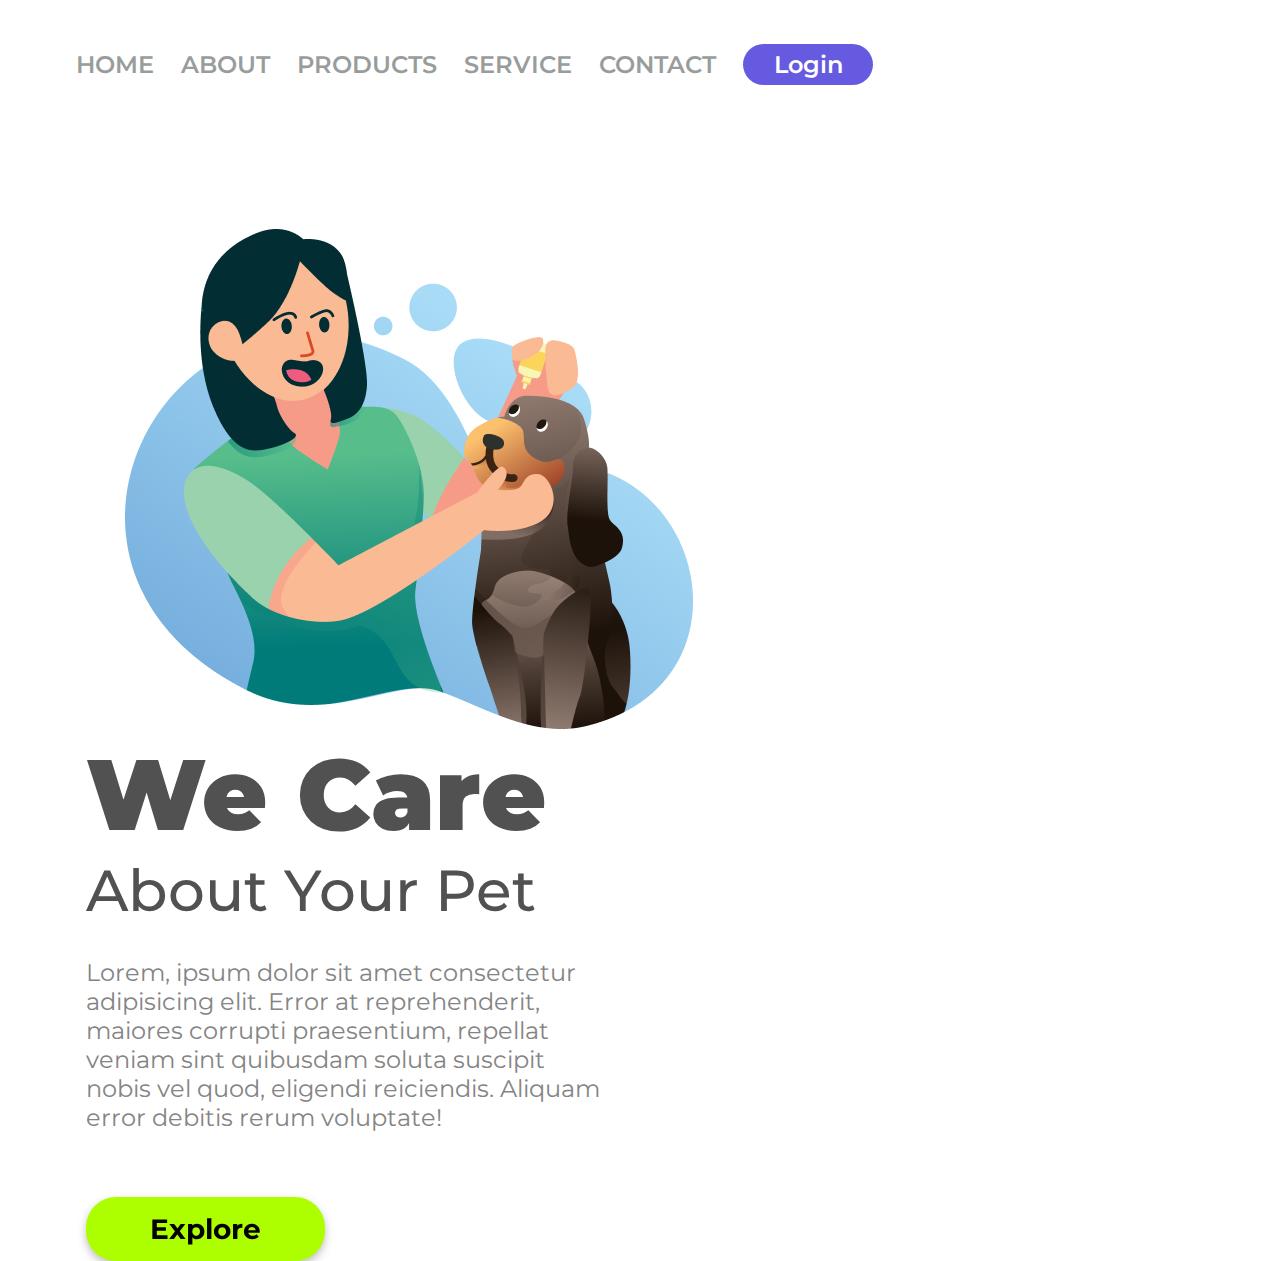
<file: projeto-1/index.html>
<!DOCTYPE html>
<html lang="pt-br">
  <head>
    <meta charset="UTF-8" />
    <meta name="viewport" content="width=device-width, initial-scale=1.0" />
    <title>We Care</title>
    <link rel="stylesheet" href="./style.css" />
    <link rel="preconnect" href="https://fonts.googleapis.com" />
    <link rel="preconnect" href="https://fonts.gstatic.com" crossorigin />
    <link
      href="https://fonts.googleapis.com/css2?family=Montserrat:ital,wght@0,100..900;1,100..900&display=swap"
      rel="stylesheet"
    />
  </head>

  <body>
    <header>
      <a class="link-header">HOME</a>
      <a class="link-header">ABOUT</a>
      <a class="link-header">PRODUCTS</a>
      <a class="link-header">SERVICE</a>
      <a class="link-header">CONTACT</a>
      <button class="button-header">Login</button>
    </header>

    <main>
      <img src="img/we-care.png" alt="we-care-logo" class="logo-image"/>

      <section>
        <h1>We Care</h1>
        <h2>About Your Pet</h2>
        <p>
          Lorem, ipsum dolor sit amet consectetur adipisicing elit. Error at
          reprehenderit, maiores corrupti praesentium, repellat veniam sint
          quibusdam soluta suscipit nobis vel quod, eligendi reiciendis. Aliquam
          error debitis rerum voluptate!
        </p>
        <button class="button-main">Explore</button>
      </section>
    </main>
  </body>
</html>
</file>
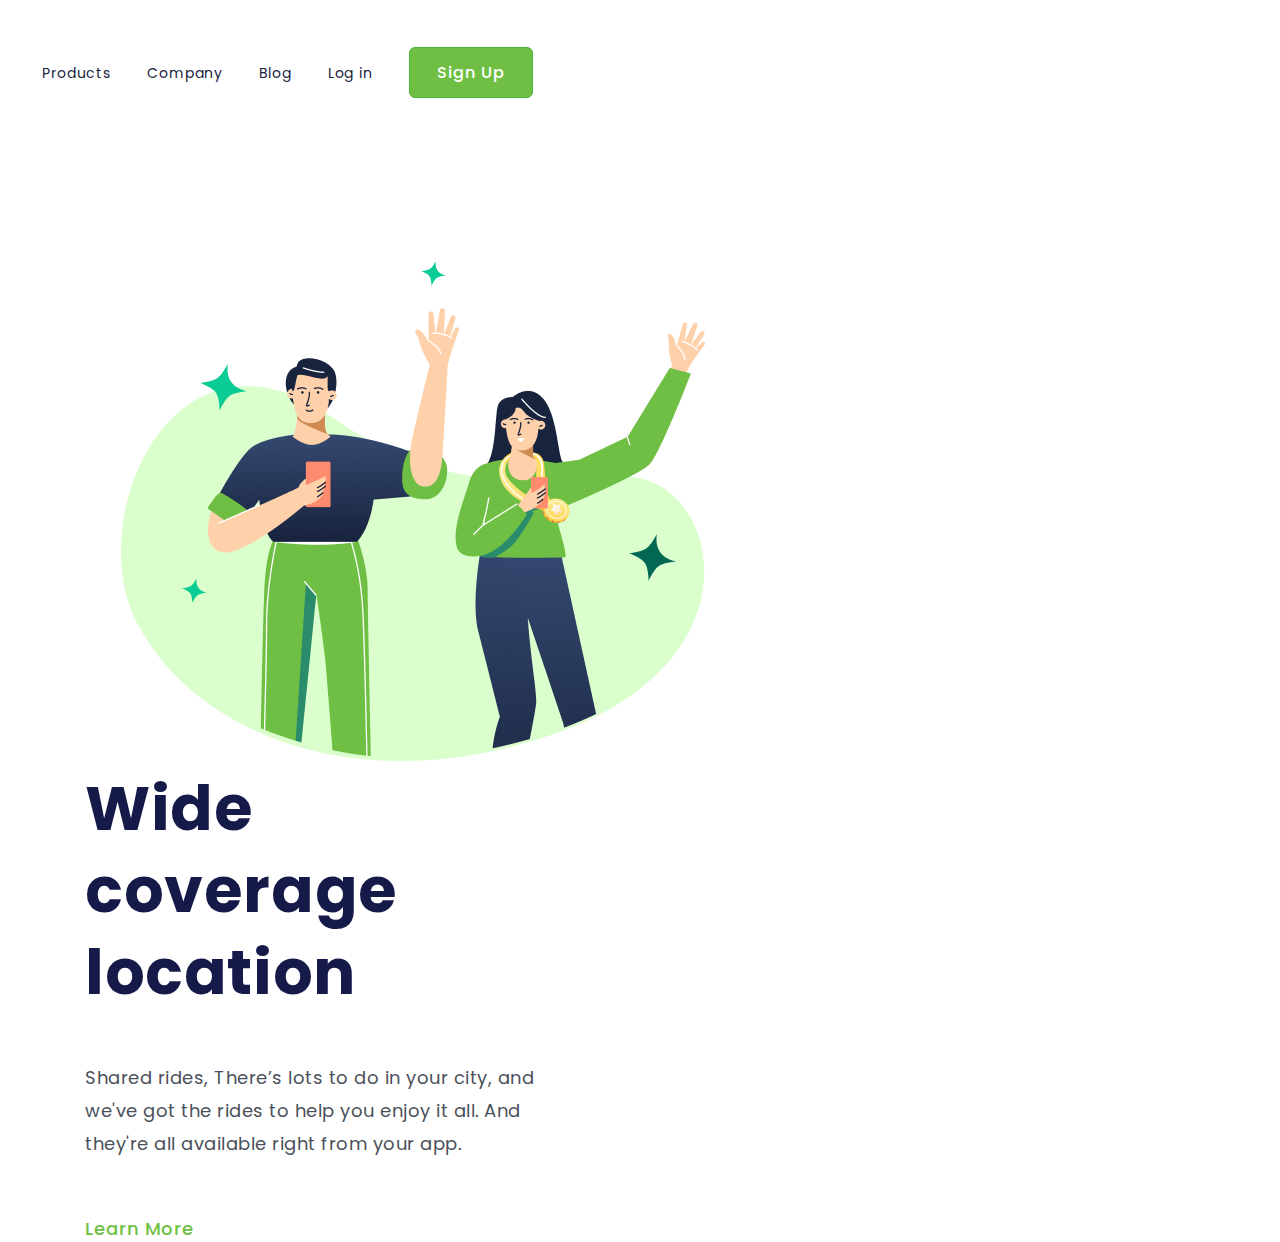
<file: projeto-2/index.html>
<!DOCTYPE html>
<html lang="pt-br">

<head>
    <meta charset="UTF-8">
    <meta name="viewport" content="width=device-width, initial-scale=1.0">
    <title>Projeto-2</title>
    <link rel="stylesheet" href="./style.css">
</head>

<body>
    <header>
        <a class="link-menu">Products</a>
        <a class="link-menu">Company</a>
        <a class="link-menu">Blog</a>
        <a class="link-menu">Log in</a>
        <button class="button-sign-up">Sign Up</button>
    </header>

    <main>
        <img src="./image.png" alt="image-logo">

        <div>
        <h1>Wide coverage location</h1>
        <p>Shared rides, There’s lots to do in your city, and we've got the rides to help you enjoy it all. And they're all available right from your app.</p>
        <button class="button-learn-more">Learn More</button>
        </div>

    </main>
    
</body>
</html>
</file>
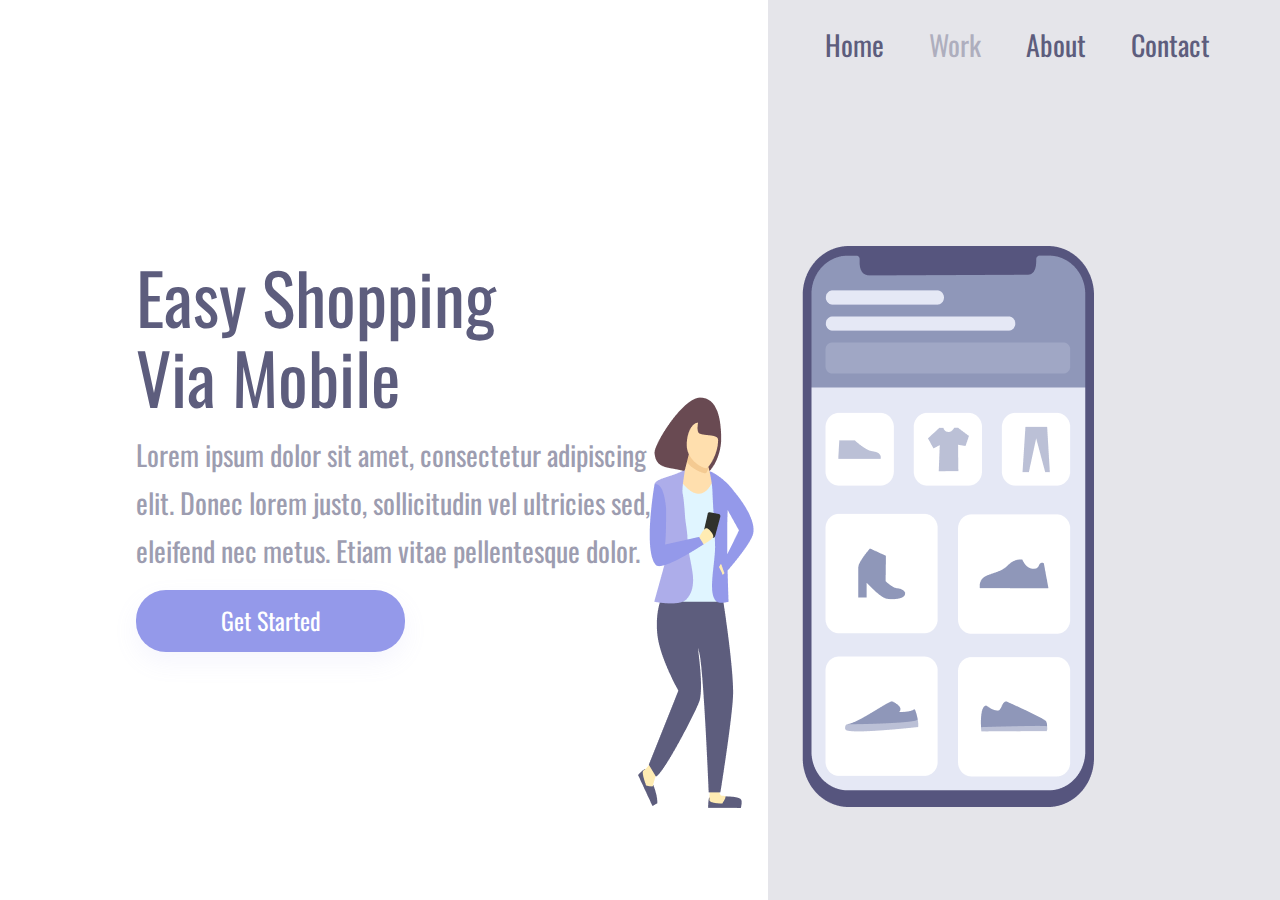
<file: projeto-3 (responsividade)/index.html>
<!DOCTYPE html>
<html lang="en">
  <head>
    <meta charset="UTF-8" />
    <meta name="viewport" content="width=device-width, initial-scale=1.0" />
    <link rel="stylesheet" href="./styles.css" />
    <link rel="preconnect" href="https://fonts.googleapis.com" />
    <link rel="preconnect" href="https://fonts.gstatic.com" crossorigin />
    <link
      href="https://fonts.googleapis.com/css2?family=Oswald:wght@200..700&display=swap"
      rel="stylesheet"/>
    <title>CSS - Projeto de Responsividade</title>
  </head>
  <body>
    <div class="wrapper">
      <section class="container-left">
        <h1>Easy Shopping Via Mobile</h1>
        <p>
          Lorem ipsum dolor sit amet, consectetur adipiscing elit. Donec lorem
          justo, sollicitudin vel ultricies sed, eleifend nec metus. Etiam vitae
          pellentesque dolor.
        </p>
        <button>Get Started</button>
      </section>

      <section class="container-right">
        <header>
          <a>Home</a>
          <a>Work</a>
          <a>About</a>
          <a>Contact</a>
        </header>
        <img alt="girl-cellphone" src="./assets/girl-cellphone.png" />
      </section>
    </div>
  </body>
</html>
</file>
<file: projeto-1/style.css>
*{
    font-family: "Montserrat", sans-serif;
    margin: 0;
    padding: 0;
    box-sizing: border-box;
}

header {
   margin: 44px 0 144px 76px; 
}

.link-header{
    font-weight: 600;
    font-size: 24px;
    line-height: 29px;
    color:#989D9C;
    cursor: pointer;
    margin-right: 23px;
}

.button-header{
    background:#665AE1;
    border-radius: 20.5px;
    width: 130px;
    height: 41px;
    border: none;
    font-weight: 600;
    font-size: 24px;
    line-height: 29px;
    color: #FFFFFF;
    cursor: pointer;
    
}

.logo-image{
    height: 500px;
    width: 568px;
    margin-left: 125px;
    display: inline-block;
}

section{
    display: inline-block;
    margin-left: 86px;

}

h1{
    font-weight: 900;
    font-size: 100px;
    line-height: 122px;
    color: #515151;
}

h2{
    font-weight: 500;
    font-size: 58px;
    line-height: 71px;
    color: #515151;
}

p{
    color: #848484;
    font-weight: 400;
    font-size: 24px;
    line-height: 29px;
    width: 515px;
    margin-top: 32px;
    margin-bottom: 65px;
}

.button-main{
    background:#ADFF00;
    border-radius: 30px;
    width: 239px;
    height: 64px;
    border: none;
    cursor: pointer;
    filter: drop-shadow(0px 4px 4px rgba(0,0,0,0.25));
    font-size: 28px;
    font-weight: 700;
    line-height: 34.13px;
    color: #000000;   
}

@media screen and (max-width: 900px) {
    
    main {
        width: 100%;
        height: 50%;
        padding: 0;
        margin: 0;
    }

    header {
            display: none;
        }

        .logo-image {
            margin: 140px auto 25px auto;
            display: block;
            width: 354px;
            height: 317px;
        }

        p{
            display: none;
        }

        h1{
            width: 263px;
            font-size: 50px;
            line-height: 60.95px;
            margin: 0 auto;
            text-align: center;
        }

        h2{
            font-size: 30px;
            line-height: 36.57px;
            width: 232px;
            height: 37px;
            margin: 0 auto;
            margin-bottom: 17px;
            text-align: center;
        }

        button{
            display: block;
            margin: 0 auto;
        }
    }
</file>
<file: projeto-2/style.css>
@import url('https://fonts.googleapis.com/css2?family=Poppins:ital,wght@0,100;0,200;0,300;0,400;0,500;0,600;0,700;0,800;0,900;1,100;1,200;1,300;1,400;1,500;1,600;1,700;1,800;1,900&display=swap');

*{
    margin: 0;
    padding: 0;
    box-sizing: border-box;
    font-family: "Poppins", sans-serif;
}

header{
    margin-top: 47px;
    margin-left: 42px;
}

.link-menu{
    font-size: 14px;
    font-weight: 400;
    line-height: 21px;
    letter-spacing: 0.875px;
    text-align: center;
    color: #17233D;
    margin-right: 32px;
    cursor: pointer;
}

.button-sign-up{
    background:#6FBF44;
    border: 1px solid #4CB538;
    border-radius: 6px;
    width: 124px;
    height: 51px;
    cursor: pointer;

    
    font-size: 16px;
    font-weight: 500;
    line-height: 24px;
    letter-spacing: 1px;
    color: #FFFFFF;
}

img{
    margin: 163px 0 0 121px;
    display: inline-block;
}

div{
    display: inline-block;
    margin-left: 85px;
    width: 493px;
}

h1{ 
    font-size: 62px;
    font-weight: 700;
    line-height: 82px;
    letter-spacing: 0.5961538553237915px;
    color: #161A49;
}

p{
    font-size: 18px;
    font-weight: 400;
    line-height: 33px;
    letter-spacing: 0.5px;
    color:#4B505A;
    margin-top: 47px;
    margin-bottom: 55px;
}

.button-learn-more{
    font-size: 18px;
    font-weight: 500;
    line-height: 27px;
    letter-spacing: 1px;
    color: #6FBF44;
    cursor: pointer;
    background: transparent;
    border: none;
}

@media screen and (max-width: 900px) {

    .link-menu {
        display: none;
    }

    main {
        display: flex;
        flex-direction: column-reverse;
        width: 100%;
        height: 50%;
        padding: 0;
        margin: 0;
    }

    div {
        margin: 0 auto;
        text-align: center;
    }

    img {
        width: 312px;
        height: 288px;
        margin: 0 auto;
        margin-top: 74px;
    }

    h1 {
        margin-top: 59px;
        margin-right: 57px;
        margin-left: 55px;
        margin-bottom: 29px;
        width: 278px;
        font-size: 30px;
        line-height: 30px;
        text-align: center;
    }

    header {
        margin: 0;
     }

     .button-sign-up{
        width: 91px;
        height: 31px;
        font-size: 12px;
        margin: 17px 15px 0 284px;
        font-weight: 400;
     }

    p {
        width: 304px;
        height: 165px;
        font-size: 18px;
        line-height: 33px;
        text-align: center;
        margin-right: 43px;
        margin-left: 43px;
        margin-bottom: 26px;
    }

    .button-learn-more {
        width: 112px;
        height: 27px;
        font-size: 18px;
        line-height: 27px;
        margin-right: 139px;
        margin-left: 50px;
    }
    
}
</file>
<file: projeto-3 (responsividade)/styles.css>
* {
    margin: 0;
    padding: 0;
    box-sizing: border-box;
    font-family: "Oswald", sans-serif;
    font-weight: 400;
    color: #5D5D7D
}

.wrapper {
    height: 100vh;
    width: 100vw;
}

.container-left {
    display: inline-block;
    width: 60%;
    padding-left: 136px;
    margin-top: 20%;
}


.container-right {
    display: inline-block;
    background-color: rgba(93, 93, 125, 0.16);
    height: 100vh;
    width: 40%;
    position: absolute;
}

img {
    position: relative;
    top: 20%;
    right: 130px;
}

h1 {
    font-size: 70px;
    line-height: 80px;
    width: 368px;
}

p {
    font-size: 28px;
    line-height: 48px;
    opacity: 0.6;
    margin: 15px 0;
    width: 540px;
}

button {
    width: 269px;
    height: 62px;
    box-shadow: 0px 10px 24px 0px #9499EA19;
    background: #9499EA;
    
    font-size: 24px;
    line-height: 35.57px;
    text-align: center;
    color: #FFFFFF;

    border: none;
    border-radius: 30px;
    cursor: pointer;
}

button:hover {
    opacity: 0.8;
}

button:active {
    opacity: 0.5;
}

a {
    font-size: 28px;
    line-height: 41.5px;
    color: #5D5D7D;
    margin-right: 41px;
    cursor: pointer;
}

a:nth-child(2) {
    opacity: 40%;
}

a:hover {
    opacity: 0.4;
}

a:active {
    opacity: 0.8;
}

header {
    margin: 24px 0 0 57px;
    /*      cima - esquerdo - baixo - direito  */
}


@media screen and (max-width:900px) {
    .container-left {
        width: 100%;
        height: 50%;
        padding: 0;
        margin: 0;
    }

    .container-right {
        display: block;
        height: auto;
        width: 100%;
        position: static;
        padding: 40px;
    }

    img {
        position: static;
        max-width: 90%;
    }

    header {
        display: none;
    }

    h1 {
        font-size: 36px;
        line-height: 52px;
        width: auto;
        margin: 58px 50px 0 50px;
        text-align: center;
    }

    p {
        margin: 15px 40px;
        width: auto;
        text-align: center;
        font-size: 14px;
        line-height: 24px;
    }

    button {
        margin: 0 auto;
        display: block;
    }
}

/* para celulares menores */
@media screen and (max-width:320px) {
    .container-left {
        height: 70%;
    }
}
</file>
